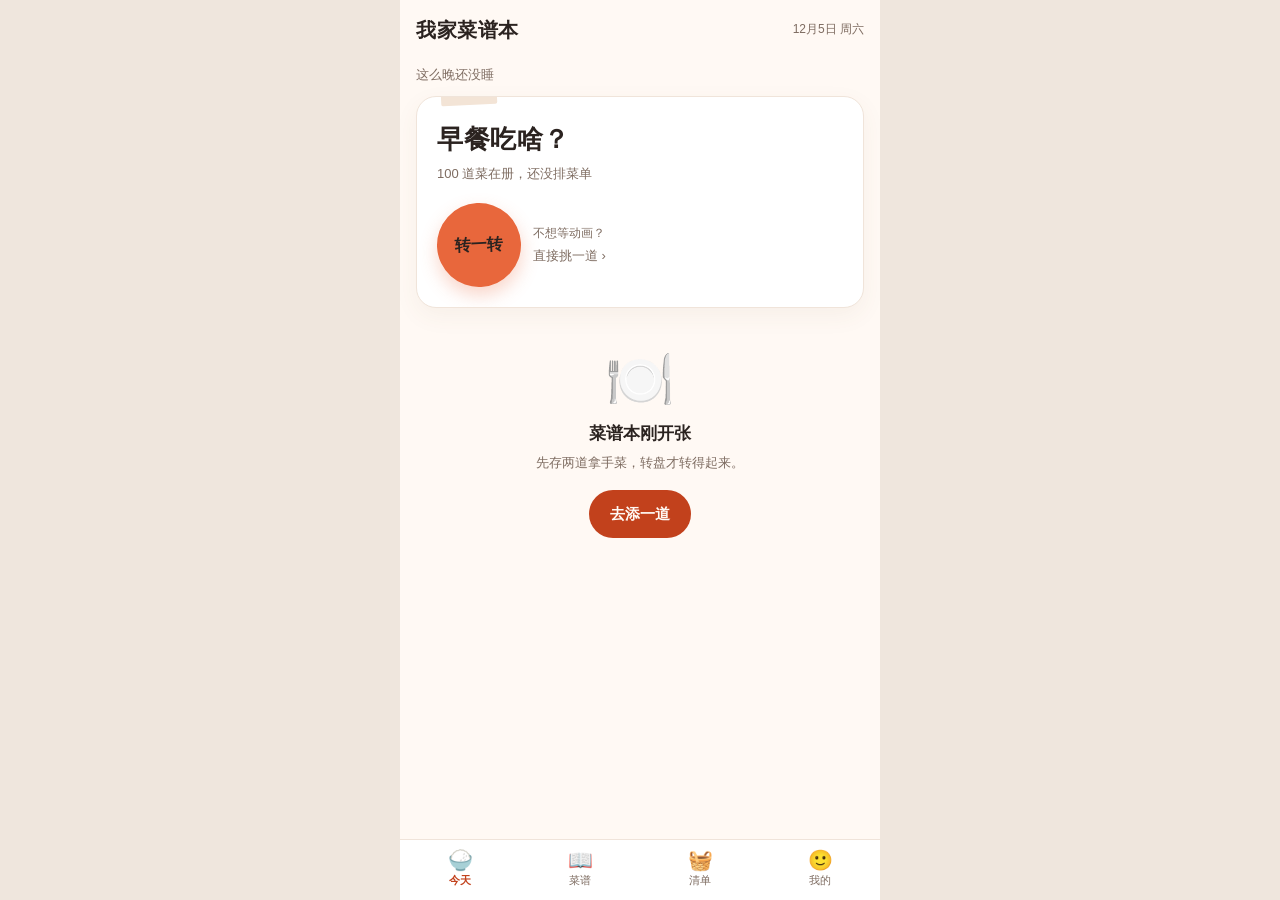
<file: index.html>
<!DOCTYPE html>
<html lang="zh-CN">
<head>
  <meta charset="utf-8" />
  <meta name="viewport" content="width=device-width, initial-scale=1, viewport-fit=cover, maximum-scale=1" />
  <meta name="theme-color" content="#FFF9F4" />
  <meta name="apple-mobile-web-app-capable" content="yes" />
  <meta name="apple-mobile-web-app-status-bar-style" content="default" />
  <meta name="apple-mobile-web-app-title" content="我家菜谱本" />
  <title>我家菜谱本</title>
  <link rel="icon" href="data:image/svg+xml,%3Csvg xmlns='http://www.w3.org/2000/svg' viewBox='0 0 100 100'%3E%3Crect width='100' height='100' rx='22' fill='%23FFF9F4'/%3E%3Ccircle cx='50' cy='56' r='26' fill='%23E8673C'/%3E%3Crect x='30' y='22' width='40' height='6' rx='3' fill='%23C2411C'/%3E%3C/svg%3E" />
  <link rel="stylesheet" href="./app.css" />
</head>
<body>
  <div id="app"></div>
  <div id="toast" class="toast"></div>
  <script type="module" src="./app.js"></script>
</body>
</html>
</file>
<file: app.css>
:root {
  --brand: #e8673c;
  --brand-ink: #c2411c;
  --brand-soft: #fff0e8;
  --bg: #fff9f4;
  --card: #ffffff;
  --card-warm: #fffdfb;
  --ink: #2b2320;
  --ink-2: #6b5e56;
  --ink-3: #7e6c61;
  --muted: #a08e82;
  --line: #f0e4da;
  --green: #4e9f6b;
  --green-ink: #3d7a52;
  --gold: #e0a32e;
  --gold-ink: #8c5a00;
  --danger: #b8431f;
  --danger-soft: #fbeae3;
  --shadow: 0 8px 24px rgba(120, 80, 50, 0.06);
  --sans: -apple-system, BlinkMacSystemFont, 'PingFang SC', 'Source Han Sans SC',
    'Noto Sans CJK SC', 'Microsoft YaHei', sans-serif;
}

* {
  box-sizing: border-box;
  -webkit-tap-highlight-color: transparent;
}

html,
body {
  margin: 0;
  padding: 0;
  background: #efe6dd;
  color: var(--ink);
  font-family: var(--sans);
  font-size: 15px;
  line-height: 1.6;
  font-variant-numeric: tabular-nums;
}

body {
  display: flex;
  justify-content: center;
}

#app {
  position: relative;
  width: 100%;
  max-width: 480px;
  min-height: 100vh;
  background: var(--bg);
  padding-bottom: calc(72px + env(safe-area-inset-bottom));
  overflow-x: hidden;
}

a {
  color: inherit;
  text-decoration: none;
}

button {
  font: inherit;
  border: none;
  background: none;
  color: inherit;
  cursor: pointer;
}

input,
textarea,
select {
  font: inherit;
  color: inherit;
}

.hidden {
  display: none !important;
}

/* ------------------------------- 顶栏 ------------------------------- */

.topbar {
  position: sticky;
  top: 0;
  z-index: 20;
  display: flex;
  align-items: center;
  gap: 10px;
  padding: 14px 16px 10px;
  background: rgba(255, 249, 244, 0.94);
  backdrop-filter: blur(8px);
  border-bottom: 1px solid transparent;
}

.topbar.solid {
  border-bottom-color: var(--line);
}

.topbar h1 {
  flex: 1;
  margin: 0;
  font-size: 20px;
  font-weight: 700;
  letter-spacing: 0.5px;
}

.topbar .sub {
  font-size: 12px;
  color: var(--ink-3);
}

.iconbtn {
  width: 36px;
  height: 36px;
  border-radius: 50%;
  display: flex;
  align-items: center;
  justify-content: center;
  font-size: 18px;
  background: var(--card);
  border: 1px solid var(--line);
}

/* ------------------------------- 布局 ------------------------------- */

.page {
  padding: 4px 16px 24px;
}

.card {
  background: var(--card);
  border: 1px solid var(--line);
  border-radius: 16px;
  padding: 16px;
  box-shadow: var(--shadow);
}

.sec {
  margin-top: 20px;
}

.sec-head {
  display: flex;
  align-items: baseline;
  justify-content: space-between;
  margin-bottom: 10px;
}

.sec-title {
  font-size: 16px;
  font-weight: 700;
}

.sec-more {
  font-size: 13px;
  color: var(--ink-3);
}

.muted {
  color: var(--muted);
}

.caption {
  font-size: 12px;
  color: var(--ink-3);
}

/* ------------------------------- 按钮 ------------------------------- */

.btn {
  display: flex;
  align-items: center;
  justify-content: center;
  height: 48px;
  padding: 0 20px;
  border-radius: 999px;
  font-size: 15px;
  font-weight: 600;
  border: 1px solid transparent;
}

.btn-primary {
  background: var(--brand-ink);
  color: #fff9f4;
}

.btn-soft {
  background: var(--brand-soft);
  color: var(--brand-ink);
}

.btn-line {
  background: var(--card);
  border-color: var(--line);
  color: var(--ink-2);
}

.btn-danger {
  background: var(--danger-soft);
  color: var(--danger);
}

.btn:active {
  transform: scale(0.985);
}

.btn-sm {
  height: 36px;
  font-size: 13px;
  padding: 0 14px;
}

/* ------------------------------- 胶囊 ------------------------------- */

.chips {
  display: flex;
  gap: 8px;
  overflow-x: auto;
  padding: 4px 16px 8px;
  scrollbar-width: none;
}

.chips::-webkit-scrollbar {
  display: none;
}

.chip {
  flex: none;
  height: 34px;
  padding: 0 14px;
  display: flex;
  align-items: center;
  border-radius: 999px;
  border: 1px solid var(--line);
  background: var(--card);
  color: var(--ink-2);
  font-size: 13px;
  white-space: nowrap;
}

.chip.on {
  background: var(--brand-soft);
  border-color: var(--brand-ink);
  color: var(--brand-ink);
  font-weight: 600;
}

/* ------------------------------- 列表 ------------------------------- */

.row {
  display: flex;
  align-items: center;
  gap: 12px;
  padding: 12px 0;
  border-bottom: 1px solid var(--line);
}

.row:last-child {
  border-bottom: none;
}

.row-main {
  flex: 1;
  min-width: 0;
}

.row-title {
  font-size: 15px;
  overflow: hidden;
  text-overflow: ellipsis;
  white-space: nowrap;
}

.row-meta {
  font-size: 12px;
  color: var(--ink-3);
  margin-top: 2px;
}

.thumb {
  width: 64px;
  height: 64px;
  border-radius: 12px;
  object-fit: cover;
  background: var(--brand-soft);
  flex: none;
}

.thumb-fallback {
  width: 64px;
  height: 64px;
  border-radius: 12px;
  flex: none;
  display: flex;
  align-items: center;
  justify-content: center;
  font-size: 24px;
  font-weight: 700;
  color: var(--brand-ink);
  background: var(--brand-soft);
}

/* ------------------------------- 底部 tab ------------------------------- */

.tabbar {
  position: fixed;
  bottom: 0;
  left: 50%;
  transform: translateX(-50%);
  width: 100%;
  max-width: 480px;
  display: flex;
  background: #fff;
  border-top: 1px solid var(--line);
  padding-bottom: env(safe-area-inset-bottom);
  z-index: 50;
}

.tabbar a {
  flex: 1;
  padding: 8px 0 10px;
  text-align: center;
  font-size: 11px;
  color: var(--ink-3);
}

.tabbar a .ico {
  display: block;
  font-size: 20px;
  line-height: 1.2;
}

.tabbar a.on {
  color: var(--brand-ink);
  font-weight: 600;
}

/* ------------------------------- 首页 ------------------------------- */

.hero {
  padding: 8px 16px 0;
}

.hero .hello {
  font-size: 13px;
  color: var(--ink-3);
}

.main-card {
  position: relative;
  margin: 10px 16px 0;
  padding: 22px 20px 20px;
  background: var(--card);
  border: 1px solid var(--line);
  border-radius: 20px;
  box-shadow: var(--shadow);
  overflow: hidden;
}

.main-card::before {
  content: '';
  position: absolute;
  top: -6px;
  left: 24px;
  width: 56px;
  height: 14px;
  background: #f3e4d6;
  transform: rotate(-3deg);
  border-radius: 2px;
}

.main-card .ask {
  font-size: 26px;
  font-weight: 700;
  letter-spacing: 0.5px;
}

.main-card .hint {
  margin-top: 4px;
  font-size: 13px;
  color: var(--ink-3);
}

.main-actions {
  display: flex;
  align-items: center;
  gap: 12px;
  margin-top: 18px;
}

.spin-btn {
  width: 84px;
  height: 84px;
  border-radius: 50%;
  background: var(--brand);
  color: var(--ink);
  font-size: 16px;
  font-weight: 700;
  transform: rotate(-3deg);
  box-shadow: 0 8px 18px rgba(232, 103, 60, 0.28);
}

.spin-btn:active {
  transform: rotate(-3deg) scale(0.96);
}

.plan-list {
  display: flex;
  flex-wrap: wrap;
  gap: 8px;
  margin-top: 14px;
}

.plan-chip {
  padding: 6px 12px;
  border-radius: 999px;
  background: var(--brand-soft);
  color: var(--brand-ink);
  font-size: 13px;
}

.recent {
  display: flex;
  gap: 10px;
  overflow-x: auto;
  padding: 2px 16px 6px;
}

.recent-card {
  flex: none;
  width: 110px;
}

.recent-card img,
.recent-card .thumb-fallback {
  width: 110px;
  height: 110px;
  border-radius: 14px;
}

.recent-card .name {
  margin-top: 6px;
  font-size: 13px;
  overflow: hidden;
  text-overflow: ellipsis;
  white-space: nowrap;
}

/* ------------------------------- 详情 ------------------------------- */

.cover {
  width: 100%;
  height: 210px;
  object-fit: cover;
  display: block;
}

.cover-fb {
  height: 210px;
  display: flex;
  align-items: center;
  justify-content: center;
  font-size: 64px;
  font-weight: 700;
  color: var(--brand-ink);
  background: radial-gradient(circle at 50% 40%, #ffe7d8, #fff9f4 70%);
}

.detail-sheet {
  position: relative;
  margin: -22px 12px 0;
  padding: 18px 16px;
  background: var(--card);
  border-radius: 18px;
  box-shadow: var(--shadow);
}

.detail-sheet h2 {
  margin: 0 0 6px;
  font-size: 22px;
}

.meta {
  display: flex;
  gap: 8px;
  flex-wrap: wrap;
  font-size: 13px;
  color: var(--ink-3);
}

.tag {
  display: inline-block;
  padding: 2px 10px;
  border-radius: 8px;
  background: var(--brand-soft);
  color: var(--brand-ink);
  font-size: 12px;
}

.stepper {
  display: flex;
  align-items: center;
  gap: 10px;
  font-size: 13px;
  color: var(--ink-2);
}

.stepper button {
  width: 28px;
  height: 28px;
  border-radius: 50%;
  border: 1px solid var(--line);
  background: var(--card-warm);
  font-size: 16px;
  line-height: 1;
}

.ing {
  display: flex;
  justify-content: space-between;
  padding: 9px 0;
  border-bottom: 1px dashed var(--line);
  font-size: 14px;
}

.ing:last-child {
  border-bottom: none;
}

.group-name {
  margin: 12px 0 4px;
  font-size: 12px;
  color: var(--ink-3);
  font-weight: 600;
}

.step {
  display: flex;
  gap: 10px;
  padding: 12px 0;
  border-bottom: 1px solid var(--line);
}

.step:last-child {
  border-bottom: none;
}

.step-no {
  flex: none;
  width: 24px;
  height: 24px;
  border-radius: 50%;
  background: var(--brand-soft);
  color: var(--brand-ink);
  font-size: 12px;
  font-weight: 700;
  display: flex;
  align-items: center;
  justify-content: center;
}

.step-text {
  flex: 1;
  font-size: 14px;
  line-height: 1.7;
}

.step-min {
  display: inline-block;
  margin-top: 4px;
  padding: 1px 8px;
  border-radius: 6px;
  background: #fff6df;
  color: var(--gold-ink);
  font-size: 11px;
}

.note-box {
  margin-top: 14px;
  padding: 12px 14px;
  border-radius: 12px;
  background: #fff6df;
  font-size: 13px;
  color: var(--gold-ink);
}

.note-box.rose {
  background: #fbecef;
  color: #8f3f4e;
}

.note-head {
  display: flex;
  justify-content: space-between;
  align-items: center;
  margin-bottom: 6px;
  font-weight: 600;
}

.note-add {
  color: var(--brand-ink);
  font-size: 13px;
}

.note-row {
  padding: 3px 0;
}

.actionbar {
  position: fixed;
  bottom: 0;
  left: 50%;
  transform: translateX(-50%);
  width: 100%;
  max-width: 480px;
  display: flex;
  gap: 8px;
  padding: 10px 12px calc(10px + env(safe-area-inset-bottom));
  background: #fff;
  border-top: 1px solid var(--line);
  z-index: 40;
}

.actionbar .btn {
  height: 46px;
  font-size: 14px;
}

.actionbar .grow {
  flex: 1;
}

/* ------------------------------- 转盘 ------------------------------- */

.wheel-wrap {
  display: flex;
  flex-direction: column;
  align-items: center;
  padding: 6px 16px 0;
}

.plate {
  position: relative;
  width: 300px;
  height: 300px;
  margin: 10px auto;
  border-radius: 50%;
  background: radial-gradient(circle at 50% 45%, #fff0e8 0, #fff9f4 72%);
}

.plate canvas {
  width: 300px;
  height: 300px;
  display: block;
  border-radius: 50%;
}

.pointer {
  position: absolute;
  top: -6px;
  left: 50%;
  margin-left: -10px;
  width: 0;
  height: 0;
  border-left: 10px solid transparent;
  border-right: 10px solid transparent;
  border-top: 18px solid var(--ink);
}

.hub {
  position: absolute;
  top: 50%;
  left: 50%;
  width: 62px;
  height: 62px;
  margin: -31px 0 0 -31px;
  border-radius: 50%;
  background: var(--brand-ink);
  color: #fff9f4;
  font-weight: 700;
  display: flex;
  align-items: center;
  justify-content: center;
  box-shadow: 0 4px 12px rgba(0, 0, 0, 0.15);
  pointer-events: none;
}

.result-card {
  margin: 18px 16px 0;
  padding: 18px 16px;
  background: var(--card);
  border: 1px solid var(--line);
  border-radius: 16px;
  box-shadow: var(--shadow);
}

.result-card .kicker {
  font-size: 12px;
  color: var(--brand-ink);
  font-weight: 600;
}

.result-card .name {
  font-size: 24px;
  font-weight: 700;
  margin: 4px 0 2px;
}

.result-actions {
  display: flex;
  gap: 8px;
  margin-top: 14px;
}

.result-actions .btn {
  flex: 1;
}

/* ------------------------------- 烹饪 ------------------------------- */

.cook-page {
  min-height: 100vh;
  padding: 16px 20px 130px;
}

.cook-top {
  display: flex;
  align-items: center;
  justify-content: space-between;
  font-size: 13px;
  color: var(--ink-3);
}

.cook-text {
  margin: 28px 0 18px;
  font-size: 24px;
  line-height: 1.7;
  font-weight: 600;
}

.cook-img {
  width: 100%;
  max-height: 38vh;
  object-fit: cover;
  border-radius: 14px;
}

.cook-actions {
  position: fixed;
  bottom: 0;
  left: 50%;
  transform: translateX(-50%);
  width: 100%;
  max-width: 480px;
  display: flex;
  gap: 10px;
  padding: 12px 16px calc(14px + env(safe-area-inset-bottom));
  background: #fff;
  border-top: 1px solid var(--line);
}

.cook-actions .btn {
  flex: 1;
  height: 52px;
}

.timer-card {
  margin-top: 18px;
  padding: 16px;
  border-radius: 16px;
  background: var(--card);
  border: 1px solid var(--line);
  text-align: center;
}

.timer-num {
  font-size: 40px;
  font-weight: 700;
  letter-spacing: 1px;
}

.timer-row {
  display: flex;
  gap: 8px;
  justify-content: center;
  margin-top: 12px;
  flex-wrap: wrap;
}

.mini {
  padding: 6px 12px;
  border-radius: 999px;
  border: 1px solid var(--line);
  background: var(--card-warm);
  font-size: 13px;
  color: var(--ink-2);
}

.mini.on {
  background: var(--brand-ink);
  border-color: var(--brand-ink);
  color: #fff9f4;
}

/* ------------------------------- 表单 ------------------------------- */

.field {
  margin-top: 14px;
}

.field label {
  display: block;
  font-size: 12px;
  color: var(--ink-3);
  margin-bottom: 6px;
}

.input,
.textarea {
  width: 100%;
  padding: 11px 12px;
  border-radius: 12px;
  border: 1px solid var(--line);
  background: var(--card-warm);
  font-size: 15px;
  outline: none;
}

.input:focus,
.textarea:focus {
  border-color: var(--brand);
}

.textarea {
  min-height: 80px;
  resize: vertical;
}

.form-row {
  display: flex;
  gap: 8px;
  align-items: center;
}

.form-row .input {
  flex: 1;
}

/* ------------------------------- 空状态 ------------------------------- */

.empty {
  padding: 40px 20px;
  text-align: center;
}

.empty .art {
  font-size: 56px;
  line-height: 1;
  margin-bottom: 12px;
}

.empty .title {
  font-size: 17px;
  font-weight: 700;
}

.empty .desc {
  margin-top: 6px;
  font-size: 13px;
  color: var(--ink-3);
}

.empty .btn {
  display: inline-flex;
  margin-top: 16px;
}

/* ------------------------------- 弹层 ------------------------------- */

.sheet-mask {
  position: fixed;
  inset: 0;
  background: rgba(43, 35, 32, 0.45);
  z-index: 60;
}

.sheet-panel {
  position: fixed;
  left: 50%;
  bottom: 0;
  transform: translateX(-50%);
  width: 100%;
  max-width: 480px;
  background: #fff;
  border-radius: 20px 20px 0 0;
  padding: 16px 16px calc(18px + env(safe-area-inset-bottom));
  z-index: 61;
  max-height: 82vh;
  overflow-y: auto;
}

.sheet-title {
  font-size: 17px;
  font-weight: 700;
  margin-bottom: 12px;
}

.toast {
  position: fixed;
  left: 50%;
  bottom: 96px;
  transform: translateX(-50%);
  padding: 9px 16px;
  border-radius: 999px;
  background: rgba(43, 35, 32, 0.88);
  color: #fff;
  font-size: 13px;
  z-index: 90;
  pointer-events: none;
  opacity: 0;
  transition: opacity 0.2s;
}

.toast.show {
  opacity: 1;
}

/* ------------------------------- 杂项 ------------------------------- */

.avatar-btn {
  position: relative;
  width: 64px;
  height: 64px;
  border-radius: 50%;
  padding: 0;
  overflow: visible;
}

.avatar-img {
  width: 64px;
  height: 64px;
  border-radius: 50%;
  object-fit: cover;
  border: 3px solid #fff;
  display: block;
}

.avatar-char {
  width: 64px;
  height: 64px;
  border-radius: 50%;
  border: 3px solid #fff;
  display: flex;
  align-items: center;
  justify-content: center;
  font-size: 26px;
  font-weight: 700;
  background: #ffe3d2;
  color: var(--brand-ink);
}

.avatar-badge {
  position: absolute;
  right: -4px;
  bottom: -4px;
  padding: 1px 6px;
  border-radius: 999px;
  background: var(--brand-ink);
  color: #fff9f4;
  font-size: 10px;
  border: 2px solid var(--bg);
}

.stat-grid {
  display: flex;
  margin-top: 14px;
}

.stat {
  flex: 1;
  text-align: center;
  border-right: 1px solid var(--line);
}

.stat:last-child {
  border-right: none;
}

.stat b {
  display: block;
  font-size: 22px;
}

.stat span {
  font-size: 11px;
  color: var(--ink-3);
}

.ticket {
  position: relative;
  margin-top: 14px;
  padding: 16px;
  border-radius: 16px;
  background: var(--brand-soft);
  border: 1px dashed var(--brand);
}

.fab {
  position: fixed;
  right: calc(50% - 240px + 16px);
  bottom: calc(88px + env(safe-area-inset-bottom));
  width: 52px;
  height: 52px;
  border-radius: 50%;
  background: var(--brand-ink);
  color: #fff9f4;
  font-size: 26px;
  display: flex;
  align-items: center;
  justify-content: center;
  box-shadow: 0 8px 20px rgba(194, 65, 28, 0.3);
  z-index: 30;
}

@media (max-width: 480px) {
  .fab {
    right: 16px;
  }
}
</file>
